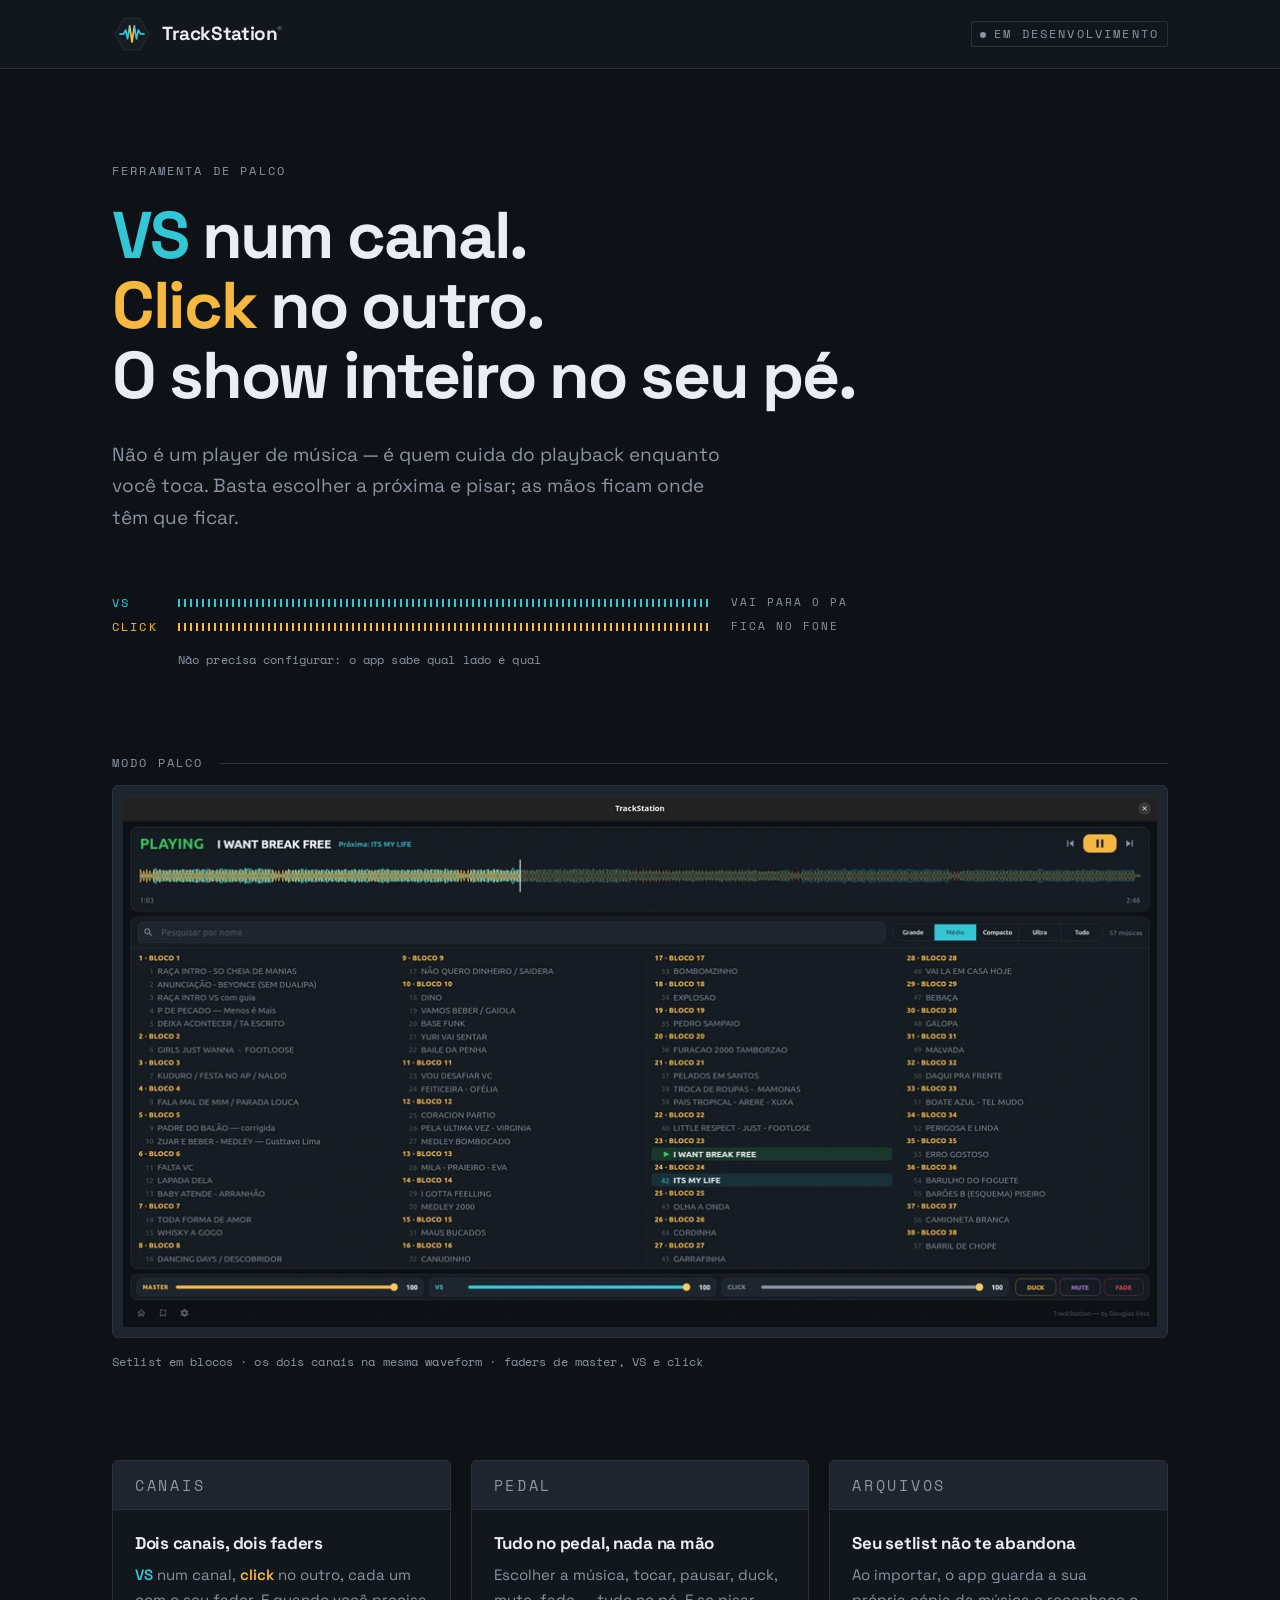
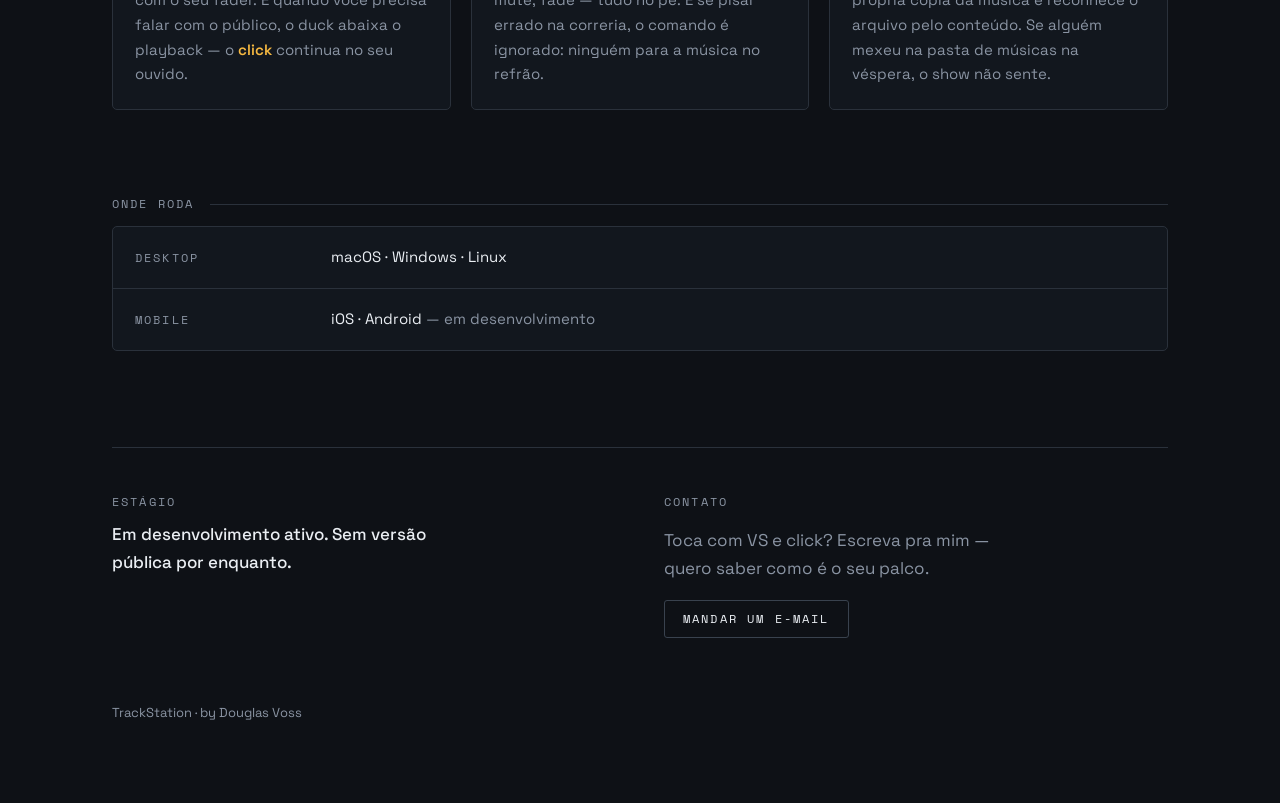
<file: index.html>
<!doctype html>
<html lang="pt-BR">
<head>
<meta charset="utf-8">
<meta name="viewport" content="width=device-width, initial-scale=1">
<title>TrackStation — playback ao vivo, no seu pé</title>
<meta name="description" content="Playback para quem toca ao vivo: VS num canal, click no outro. Escolher, tocar, duck e mute sai tudo no pedal — as mãos ficam no instrumento.">
<meta name="theme-color" content="#0E1116">
<link rel="icon" href="assets/favicon.png" sizes="32x32">
<link rel="apple-touch-icon" href="assets/icon.png">
<link rel="canonical" href="https://trackstation.com.br/">
<meta property="og:type" content="website">
<meta property="og:title" content="TrackStation — playback ao vivo, no seu pé">
<meta property="og:description" content="VS num canal, click no outro. O show inteiro no seu pé.">
<meta property="og:url" content="https://trackstation.com.br/">
<meta property="og:image" content="https://trackstation.com.br/assets/og.png">
<!-- Dimensões declaradas: sem elas o primeiro compartilhamento renderiza com o
     espaço errado, porque o scraper monta o card antes de baixar a imagem. -->
<meta property="og:image:width" content="1200">
<meta property="og:image:height" content="630">
<meta property="og:image:alt" content="Cartão do TrackStation: VS num canal, click no outro — o show inteiro no seu pé.">
<meta property="og:locale" content="pt_BR">
<!-- Único dado que o X não deduz do Open Graph: sem esta linha o card sai
     pequeno, com a imagem cortada em quadrado. -->
<meta name="twitter:card" content="summary_large_image">
<link rel="stylesheet" href="style.css">
<!-- A Space Grotesk desenha o h1, que é o maior elemento da primeira tela. Sem
     o preload ela só entra na fila depois do CSS, e o título aparece na fonte
     de sistema antes de trocar. A mono carrega os rótulos e não precisa. -->
<link rel="preload" href="assets/fonts/space-grotesk-latin.woff2" as="font" type="font/woff2" crossorigin>
<script type="application/ld+json">
{
  "@context": "https://schema.org",
  "@type": "SoftwareApplication",
  "name": "TrackStation",
  "applicationCategory": "MultimediaApplication",
  "applicationSubCategory": "Playback para música ao vivo",
  "operatingSystem": "macOS, Windows, Linux",
  "url": "https://trackstation.com.br/",
  "image": "https://trackstation.com.br/assets/og.png",
  "inLanguage": "pt-BR",
  "description": "Playback para quem toca ao vivo: VS num canal, click no outro. Escolher, tocar, duck e mute sai tudo no pedal — as mãos ficam no instrumento.",
  "author": { "@type": "Person", "name": "Douglas Voss" }
}
</script>
</head>
<body>

<!-- Barra de identificação, no lugar onde equipamento de palco leva a marca:
     canto superior esquerdo do painel, e o estado do produto à direita. -->
<div class="barra">
  <div class="barra-conteudo">
    <span class="marca">
      <!-- 80px para uma marca exibida a 40: cobre densidade 2x. A fonte de
           512px serve o apple-touch-icon, não esta barra — servi-la aqui
           custava 41 KB para desenhar 40 pixels. -->
      <img src="assets/icon-80.png" width="40" height="40" alt="">
      <span class="marca-nome">TrackStation<span class="reg">®</span></span>
    </span>
    <span class="rot estado">Em desenvolvimento</span>
  </div>
</div>

<main>

  <header class="hero">
    <p class="rot eyebrow">Ferramenta de palco</p>
    <h1>
      <span class="linha"><span class="vs">VS</span> num canal.</span>
      <span class="linha"><span class="click">Click</span> no outro.</span>
      <span class="linha">O show inteiro no seu pé.</span>
    </h1>
    <p class="sub">
      Não é um player de música — é quem cuida do playback enquanto você toca.
      Basta escolher a próxima e pisar; as mãos ficam onde têm que ficar.
    </p>
  </header>

  <!-- Os dois canais como duas pistas paralelas: é a mecânica do produto dita
       em cor, e a legenda do código de cor usado no texto da página. -->
  <section class="canais" aria-label="Os dois canais">
    <div class="canal vs">
      <span class="rot canal-nome">VS</span>
      <span class="pista" aria-hidden="true"></span>
      <span class="rot canal-destino">Vai para o PA</span>
    </div>
    <div class="canal click">
      <span class="rot canal-nome">Click</span>
      <span class="pista" aria-hidden="true"></span>
      <span class="rot canal-destino">Fica no fone</span>
    </div>
    <p class="rot canal-nota">Não precisa configurar: o app sabe qual lado é qual</p>
  </section>

  <section class="palco">
    <div class="cabeca">
      <h2 class="rot">Modo palco</h2>
      <span class="risco" aria-hidden="true"></span>
    </div>
    <figure class="figura">
      <div class="moldura">
        <picture>
          <!-- Três larguras em WebP; o PNG fica como último recurso. O `sizes`
               não é chute: no desktop a imagem é exibida a 1040 CSS px
               (--largura 72rem, menos os dois gutters de 3rem, menos o filete
               de 0,625rem da moldura de cada lado), e abaixo disso o gutter
               vira 5vw, então a largura acompanha a viewport. Errar aqui não
               quebra nada visível — só faz o navegador baixar a variante
               errada, que é exatamente o custo que este bloco existe para
               cortar. -->
          <source type="image/webp"
                  srcset="assets/palco-640.webp 640w,
                          assets/palco-1040.webp 1040w,
                          assets/palco-1920.webp 1920w"
                  sizes="(min-width: 72rem) 1040px,
                         (min-width: 60rem) calc(100vw - 7.25rem),
                         (min-width: 25rem) 87.6vw,
                         calc(100vw - 3.25rem)">
          <!-- Dimensões intrínsecas: é o maior asset da página. Sem elas, .moldura
               colapsa para o padding e o conteúdo abaixo salta ~500px ao carregar. -->
          <img src="assets/palco.png" width="1920" height="985"
               alt="Tela do Modo Palco do TrackStation: setlist em várias colunas, waveform dos dois canais com o click em âmbar e o VS em ciano, e faders de MASTER, VS e CLICK.">
        </picture>
      </div>
      <figcaption class="rot legenda">
        Setlist em blocos · os dois canais na mesma waveform · faders de master, VS e click
      </figcaption>
    </figure>
  </section>

  <section class="blocos">

    <article class="bloco">
      <p class="rot bloco-rot">Canais</p>
      <div class="bloco-corpo">
        <h2>Dois canais, dois faders</h2>
        <p>
          <span class="vs">VS</span> num canal, <span class="click">click</span> no outro,
          cada um com o seu fader. E quando você precisa falar com o público, o duck
          abaixa o playback — o <span class="click">click</span> continua no seu ouvido.
        </p>
      </div>
    </article>

    <article class="bloco">
      <p class="rot bloco-rot">Pedal</p>
      <div class="bloco-corpo">
        <h2>Tudo no pedal, nada na mão</h2>
        <p>
          Escolher a música, tocar, pausar, duck, mute, fade — tudo no pé. E se pisar
          errado na correria, o comando é ignorado: ninguém para a música no refrão.
        </p>
      </div>
    </article>

    <article class="bloco">
      <p class="rot bloco-rot">Arquivos</p>
      <div class="bloco-corpo">
        <h2>Seu setlist não te abandona</h2>
        <p>
          Ao importar, o app guarda a sua própria cópia da música e reconhece o arquivo
          pelo conteúdo. Se alguém mexeu na pasta de músicas na véspera, o show não sente.
        </p>
      </div>
    </article>

  </section>

  <!-- Ficha técnica, imediatamente antes do contato: "roda no meu setup?" é a
       última pergunta de quem já se convenceu, e ficar sem resposta aqui é o
       que faz a pessoa fechar a aba em vez de escrever. Formato de placa
       traseira de equipamento — rótulo à esquerda, valor à direita. -->
  <section class="ficha" aria-labelledby="ficha-titulo">
    <div class="cabeca">
      <h2 class="rot" id="ficha-titulo">Onde roda</h2>
      <span class="risco" aria-hidden="true"></span>
    </div>
    <dl class="ficha-grade">
      <div class="ficha-linha">
        <dt class="rot">Desktop</dt>
        <dd>macOS · Windows · Linux</dd>
      </div>
      <!-- Separado do desktop de propósito. Chegar aqui, ler "Android" e
           descobrir que não existe app é pior que não prometer nada: quem toca
           decide equipamento por confiança, e ela só quebra uma vez. -->
      <div class="ficha-linha">
        <dt class="rot">Mobile</dt>
        <dd>iOS · Android <span class="ainda">— em desenvolvimento</span></dd>
      </div>
    </dl>
  </section>

  <footer class="rodape">
    <div class="rodape-grade">
      <div class="campo">
        <p class="rot campo-rot">Estágio</p>
        <p class="estagio">Em desenvolvimento ativo. Sem versão pública por enquanto.</p>
      </div>
      <div class="campo contato">
        <p class="rot campo-rot">Contato</p>
        <p>Toca com VS e click? Escreva pra mim — quero saber como é o seu palco.</p>
        <span id="fala"><noscript>escreva para contact arroba trackstation.com.br</noscript></span>
      </div>
    </div>
    <p class="assinatura">TrackStation · by Douglas Voss</p>
  </footer>

</main>

<script>
  // Monta o mailto em tempo de execução para não servir o endereço em texto
  // plano ao scraper. Sem JS, o <noscript> acima entrega o mesmo endereço.
  (function () {
    var usuario = 'contact';
    var dominio = 'trackstation' + '.com' + '.br';
    var alvo = document.getElementById('fala');
    var a = document.createElement('a');
    a.href = 'mailto:' + usuario + '@' + dominio;
    a.className = 'botao rot';
    a.textContent = 'Mandar um e-mail';
    alvo.textContent = '';
    alvo.appendChild(a);
  })();
</script>

</body>
</html>
</file>
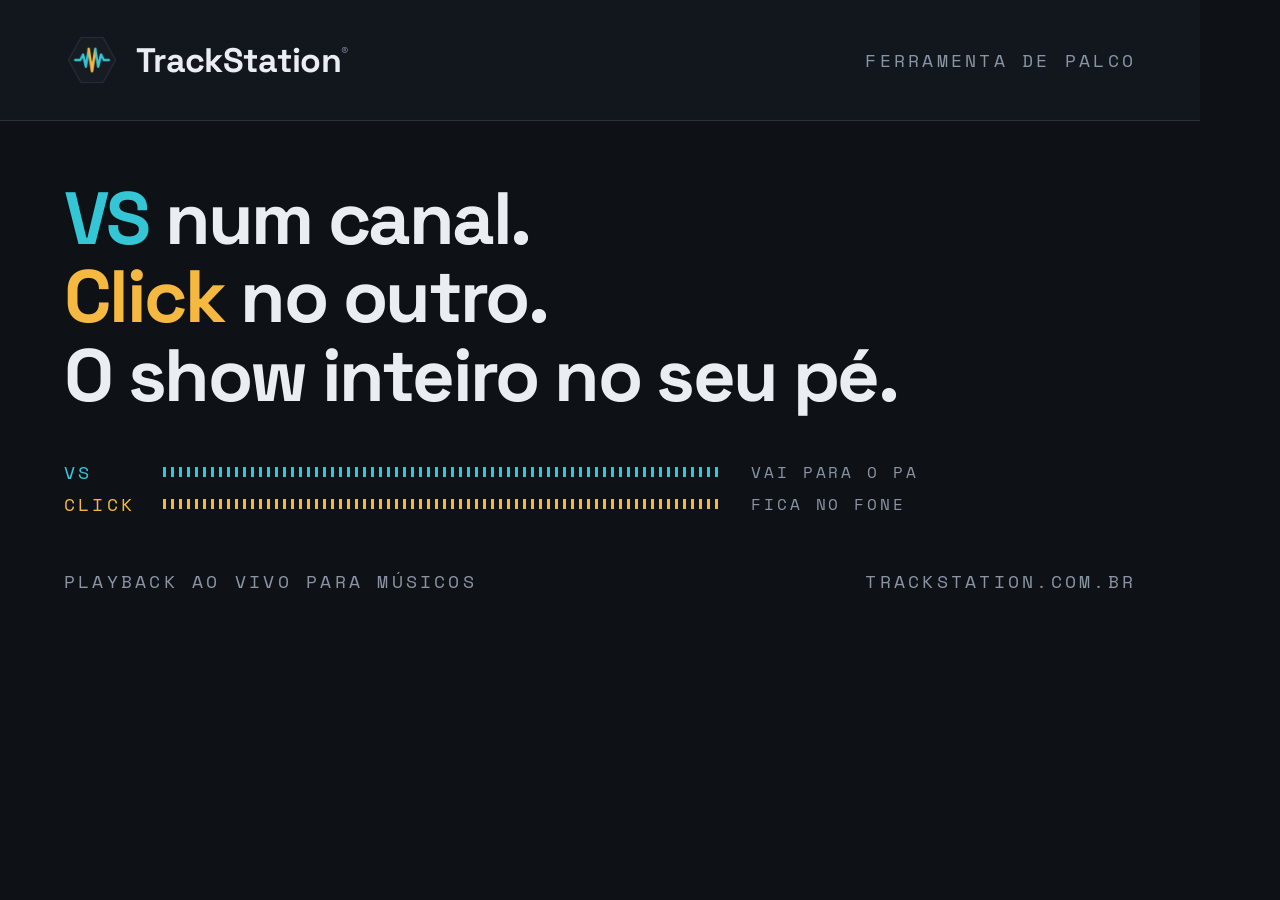
<file: tools/og.html>
<!doctype html>
<html lang="pt-BR">
<head>
<meta charset="utf-8">
<title>TrackStation — cartão de compartilhamento</title>
<style>
  /* Cartão de compartilhamento (og:image), 1200x630 fixo.
     Mesma paleta, tipografia e direção do site — painel de palco, rótulo
     serigrafado, os dois canais em cor. Fontes locais, sem CDN. */
  @font-face {
    font-family: 'Space Grotesk';
    src: url('../assets/fonts/space-grotesk-latin.woff2') format('woff2');
    font-weight: 300 700;
    font-style: normal;
  }

  @font-face {
    font-family: 'Space Mono';
    src: url('../assets/fonts/space-mono-latin.woff2') format('woff2');
    font-weight: 400;
    font-style: normal;
  }

  :root {
    --ground: #0E1116;
    --panel: #12171E;
    --line: #2A313B;
    --text: #EAEEF3;
    --muted: #8A94A3;
    --amber: #F5B841;
    --cyan: #35C6D6;
  }

  * { box-sizing: border-box; }

  html, body {
    margin: 0;
    padding: 0;
    width: 1200px;
    height: 630px;
    overflow: hidden;
    background: var(--ground);
    color: var(--text);
    font-family: 'Space Grotesk', system-ui, sans-serif;
  }

  .cartao {
    width: 1200px;
    height: 630px;
    display: flex;
    flex-direction: column;
  }

  .rot {
    font: 400 18px/1 'Space Mono', monospace;
    letter-spacing: 0.18em;
    text-transform: uppercase;
    color: var(--muted);
  }

  .barra {
    display: flex;
    align-items: center;
    justify-content: space-between;
    padding: 32px 64px;
    background: var(--panel);
    border-bottom: 1px solid var(--line);
  }

  .marca { display: flex; align-items: center; gap: 16px; }
  .marca img { width: 56px; height: 56px; display: block; }
  .marca-nome { font-weight: 700; font-size: 34px; letter-spacing: -0.02em; }
  .reg {
    font-size: 14px;
    font-weight: 400;
    vertical-align: 15px;
    letter-spacing: 0;
    color: var(--muted);
  }

  .corpo {
    flex: 1;
    padding: 0 64px;
    display: flex;
    flex-direction: column;
    justify-content: center;
    gap: 48px;
  }

  h1 {
    margin: 0;
    font-weight: 700;
    font-size: 74px;
    line-height: 1.06;
    letter-spacing: -0.035em;
  }

  .linha { display: block; }
  .vs { color: var(--cyan); }
  .click { color: var(--amber); }

  /* Os dois canais, a mesma tira do site: medidor segmentado em currentColor,
     então a pista é o canal e não uma barra com cor própria. */
  .canais {
    display: grid;
    grid-template-columns: max-content 560px max-content;
    align-items: center;
    gap: 14px 28px;
  }

  .canal { display: contents; }
  .canal-nome { grid-column: 1; color: currentColor; }
  .canal-destino { grid-column: 3; font-size: 16px; }

  .pista {
    grid-column: 2;
    height: 10px;
    background-image: repeating-linear-gradient(90deg,
      currentColor 0 3px, transparent 3px 8px);
  }

  .rodape {
    display: flex;
    justify-content: space-between;
    align-items: baseline;
    padding: 0 64px 40px;
  }
</style>
</head>
<body>
  <div class="cartao">

    <div class="barra">
      <span class="marca">
        <img src="../assets/icon.png" alt="">
        <span class="marca-nome">TrackStation<span class="reg">®</span></span>
      </span>
      <span class="rot">Ferramenta de palco</span>
    </div>

    <div class="corpo">
      <h1>
        <span class="linha"><span class="vs">VS</span> num canal.</span>
        <span class="linha"><span class="click">Click</span> no outro.</span>
        <span class="linha">O show inteiro no seu pé.</span>
      </h1>

      <div class="canais">
        <div class="canal vs">
          <span class="rot canal-nome">VS</span>
          <span class="pista"></span>
          <span class="rot canal-destino">Vai para o PA</span>
        </div>
        <div class="canal click">
          <span class="rot canal-nome">Click</span>
          <span class="pista"></span>
          <span class="rot canal-destino">Fica no fone</span>
        </div>
      </div>
    </div>

    <div class="rodape">
      <span class="rot">Playback ao vivo para músicos</span>
      <span class="rot">trackstation.com.br</span>
    </div>

  </div>
</body>
</html>
</file>
<file: style.css>
/* Paleta do app — lib/presentation/theme.dart.
   O site usa as mesmas cores porque é o mesmo produto.
   faint (#5C6675) está deliberadamente ausente: 3,25:1 reprova AA.

   Direção visual: painel de equipamento de palco lido no escuro. Rótulos em
   mono maiúsculo como serigrafia de gear, filetes no lugar de sombras, e os
   dois canais (VS ciano, click âmbar) como as únicas cores da página. */
:root {
  /* Declara ao navegador que a página é escura, para que barra de rolagem e
     controles nativos venham escuros também. Não é prefers-color-scheme: não
     lê preferência do sistema, apenas informa o tema fixo que já usamos. */
  color-scheme: dark;

  --ground: #0E1116;
  --panel: #12171E;   /* face dos módulos, um degrau acima do fundo */
  --surface: #161B22;
  --surface2: #1E252E;
  --line: #2A313B;
  --edge: #39424E;    /* filete visível: escala de fader e borda de botão */
  --text: #EAEEF3;
  --muted: #8A94A3;
  --amber: #F5B841;   /* click */
  --cyan: #35C6D6;    /* VS */

  --display: 'Space Grotesk', system-ui, -apple-system, sans-serif;
  /* Space Mono é a origem tipográfica da Space Grotesk — o pareamento é a
     mesma letra em dois estados, não duas famílias que se toleram. */
  --mono: 'Space Mono', ui-monospace, SFMono-Regular, Menlo, monospace;

  --largura: 72rem;
  --gutter: clamp(1.25rem, 5vw, 3rem);
}

@font-face {
  font-family: 'Space Grotesk';
  src: url('assets/fonts/space-grotesk-latin.woff2') format('woff2');
  font-weight: 300 700;
  font-display: swap;
  font-style: normal;
}

@font-face {
  font-family: 'Space Mono';
  src: url('assets/fonts/space-mono-latin.woff2') format('woff2');
  font-weight: 400;
  font-display: swap;
  font-style: normal;
}

*, *::before, *::after { box-sizing: border-box; }

body {
  margin: 0;
  background: var(--ground);
  color: var(--text);
  font: 400 1.0625rem/1.65 var(--display);
  -webkit-font-smoothing: antialiased;
}

img { max-width: 100%; height: auto; display: block; }

/* Um só elemento interativo na página. O foco tem de ser visível nele. */
:focus-visible {
  outline: 2px solid var(--text);
  outline-offset: 3px;
  border-radius: 2px;
}

/* Rótulo serigrafado: todo texto de serviço da página usa esta única forma —
   mono, maiúsculo, entrelinha travada. A cor vem de quem o usa. */
.rot {
  font: 400 0.75rem/1 var(--mono);
  letter-spacing: 0.18em;
  text-transform: uppercase;
}

/* --- barra de marca --- */

.barra {
  background: var(--panel);
  border-bottom: 1px solid var(--line);
}

.barra-conteudo {
  max-width: var(--largura);
  margin: 0 auto;
  padding: 0.875rem var(--gutter);
  display: flex;
  align-items: center;
  justify-content: space-between;
  /* Em tela estreita o chip de estado não cabe na mesma linha da marca; sem o
     wrap ele encostaria no nome. Quebrar é melhor que apertar. */
  flex-wrap: wrap;
  gap: 0.625rem 1.25rem;
}

.marca { display: flex; align-items: center; gap: 0.625rem; }

.marca img { width: clamp(32px, 6vw, 40px); height: auto; }

.marca-nome {
  font-weight: 700;
  font-size: clamp(1rem, 2.6vw, 1.1875rem);
  letter-spacing: -0.02em;
}

/* Selo de marca alinhado ao topo das maiúsculas, em peso e cor de nota de
   rodapé: identifica sem competir com o logotipo. */
.reg {
  font-size: 0.5em;
  font-weight: 400;
  vertical-align: 0.72em;
  letter-spacing: 0;
  color: var(--muted);
}

/* LED de painel: respira devagar porque o desenvolvimento está em curso. */
@keyframes pulso {
  0%, 100% { opacity: 0.3; }
  50% { opacity: 1; }
}

.estado::before {
  content: '';
  display: inline-block;
  width: 6px;
  height: 6px;
  margin-right: 0.5rem;
  border-radius: 50%;
  background: currentColor;
  animation: pulso 3s ease-in-out infinite;
}

/* Mostrador de estado: chip de filete, como um display de painel. */
.estado {
  color: var(--muted);
  border: 1px solid var(--line);
  border-radius: 2px;
  padding: 0.4rem 0.5rem;
  white-space: nowrap;
}

/* --- corpo --- */

main {
  max-width: var(--largura);
  margin: 0 auto;
  padding: clamp(3rem, 8vw, 6rem) var(--gutter) clamp(3rem, 8vw, 5rem);
}

/* --- hero --- */

.eyebrow {
  margin: 0 0 clamp(1rem, 2.5vw, 1.5rem);
  color: var(--muted);
}

h1 {
  font-weight: 700;
  font-size: clamp(2.125rem, 5.8vw, 4.125rem);
  letter-spacing: -0.035em;
  line-height: 1.06;
  margin: 0;
}

/* Uma frase por linha: é assim que a tese é dita em voz alta. */
.linha { display: block; }

.sub {
  max-width: 38rem;
  margin: clamp(1.25rem, 3vw, 1.75rem) 0 0;
  color: var(--muted);
  font-size: clamp(1rem, 2.2vw, 1.1875rem);
  text-wrap: pretty;
}

/* Âmbar é o click, ciano é o VS — mesma semântica do app. */
.vs { color: var(--cyan); }
.click { color: var(--amber); }

p .vs, p .click { font-weight: 600; }

/* --- os dois canais --- */

/* Diagrama de ligação: nome do canal, a pista, e para onde ela vai. As duas
   colunas de rótulo são max-content, então as pistas começam e terminam
   alinhadas sem nenhuma largura fixa. */
.canais {
  margin: clamp(2.5rem, 6vw, 4rem) 0 0;
  /* bloco contêiner da cabeça de leitura, que é posicionada em cima das pistas */
  position: relative;
  /* Componente, não régua de página inteira: a mesma medida do texto do hero. */
  max-width: 46rem;
  display: grid;
  /* Duas colunas em tela estreita: com três, os dois rótulos comem a largura e
     a pista fica com 100px. O destino desce para baixo da pista. */
  grid-template-columns: max-content minmax(0, 1fr);
  align-items: center;
  gap: 0.75rem 1.25rem;
}


/* display: contents entrega rótulos e pista direto à grade do pai. A cor do
   canal continua descendo por herança. */
.canal { display: contents; }

/* Cada item declara sua coluna. Com posição automática, o nome e a pista do
   segundo canal escorregam para a coluna do destino e a tira desmonta. */
.canal-nome { grid-column: 1; color: currentColor; }

/* Medidor segmentado: currentColor herda a cor do canal, então a pista é o
   canal — nunca uma barra decorativa com cor própria. */
.pista {
  grid-column: 2;
  height: 8px;
  background-image: repeating-linear-gradient(90deg,
    currentColor 0 2px, transparent 2px 6px);
  transform-origin: left center;
}

.canal-destino {
  grid-column: 2;
  color: var(--muted);
  font-size: 0.6875rem;
}

@media (min-width: 40rem) {
  .canais { grid-template-columns: max-content minmax(0, 1fr) max-content; }
  .canal-destino { grid-column: 3; }
}

/* Frase, não rótulo: a serigrafia funciona em VS, CLICK, PEDAL — palavra curta
   e isolada. Em caixa alta espaçada, uma frase inteira de 11px quebrando em
   duas linhas era o ponto mais difícil de ler da página no celular. Fica a mono,
   que é a voz do texto de serviço; sai a caixa alta. */
.canal-nota {
  grid-column: 2 / -1;
  margin: 0.375rem 0 0;
  color: var(--muted);
  font-size: 0.75rem;
  text-transform: none;
  letter-spacing: 0.01em;
  line-height: 1.55;
}

/* --- cabeçalho de seção --- */

.cabeca {
  display: flex;
  align-items: center;
  gap: 1rem;
  margin: 0 0 1rem;
}

.cabeca h2 {
  margin: 0;
  font-weight: 400;
  color: var(--muted);
}

.risco { flex: 1; height: 1px; background: var(--line); }

/* --- imagem --- */

.palco { margin: clamp(3rem, 8vw, 5.5rem) 0 0; }

.figura { margin: 0; }

.moldura {
  padding: clamp(0.375rem, 1.2vw, 0.625rem);
  background: var(--surface2);
  border: 1px solid var(--line);
  border-radius: 6px;
}

.moldura img { border-radius: 3px; }

/* Mesma razão da .canal-nota: três segmentos separados por · são uma frase, e
   em 360px ela ocupava três linhas de maiúsculas espaçadas. */
.legenda {
  margin: 0.875rem 0 0;
  color: var(--muted);
  font-size: 0.75rem;
  text-transform: none;
  letter-spacing: 0.01em;
  line-height: 1.6;
}

/* --- blocos --- */

.blocos {
  display: grid;
  gap: clamp(1rem, 2vw, 1.25rem);
  grid-template-columns: 1fr;
  margin: clamp(3rem, 8vw, 5.5rem) 0 0;
}

@media (min-width: 56rem) {
  .blocos { grid-template-columns: repeat(3, 1fr); }
}

/* Módulo de rack: plaqueta de rótulo em cima, conteúdo embaixo. */
.bloco {
  background: var(--panel);
  border: 1px solid var(--line);
  border-radius: 5px;
}

.bloco-rot {
  margin: 0;
  padding: 0.75rem clamp(1.125rem, 2vw, 1.375rem);
  background: var(--surface2);
  border-bottom: 1px solid var(--line);
  border-radius: 4px 4px 0 0;
  color: var(--muted);
}

.bloco-corpo { padding: clamp(1.125rem, 2vw, 1.375rem); }

.bloco h2 {
  font-weight: 700;
  font-size: 1.0625rem;
  letter-spacing: -0.015em;
  line-height: 1.35;
  margin: 0 0 0.5rem;
}

.bloco p {
  margin: 0;
  color: var(--muted);
  font-size: 0.9375rem;
  line-height: 1.65;
}

/* --- ficha técnica --- */

.ficha { margin: clamp(3rem, 8vw, 5.5rem) 0 0; }

/* Placa traseira: um bloco só, linhas separadas por filete. O overflow existe
   para o raio da borda cortar o filete das linhas internas. */
.ficha-grade {
  margin: 0;
  background: var(--panel);
  border: 1px solid var(--line);
  border-radius: 5px;
  overflow: hidden;
}

.ficha-linha {
  display: grid;
  grid-template-columns: 1fr;
  gap: 0.375rem 1.25rem;
  padding: clamp(0.875rem, 2vw, 1.125rem) clamp(1.125rem, 2vw, 1.375rem);
  border-top: 1px solid var(--line);
}

.ficha-linha:first-child { border-top: 0; }

.ficha-linha dt { color: var(--muted); }

.ficha-linha dd { margin: 0; font-size: 0.9375rem; }

/* Ressalva no mesmo tom do texto secundário: presente na mesma linha do que
   ressalva, sem virar aviso legal nem competir com o valor. */
.ficha-linha .ainda { color: var(--muted); }

/* Coluna de rótulo fixa: com max-content, acrescentar uma linha de rótulo longo
   realinha todas as outras. Largura fixa mantém os valores alinhados enquanto a
   ficha cresce. */
@media (min-width: 40rem) {
  .ficha-linha {
    grid-template-columns: 11rem minmax(0, 1fr);
    align-items: baseline;
  }
}

/* --- rodapé --- */

.rodape {
  margin: clamp(3.5rem, 9vw, 6rem) 0 0;
  padding-top: clamp(2rem, 5vw, 3rem);
  border-top: 1px solid var(--line);
}

.rodape-grade {
  display: grid;
  gap: clamp(2rem, 5vw, 3rem);
  grid-template-columns: 1fr;
}

@media (min-width: 40rem) {
  .rodape-grade { grid-template-columns: 1fr 1fr; }
}

.campo-rot { margin: 0 0 0.75rem; color: var(--muted); }

.estagio { margin: 0; max-width: 22rem; font-weight: 500; }

.contato p { margin: 0 0 1.125rem; color: var(--muted); max-width: 22rem; }

/* Botão de painel. Neutro de propósito: ciano é do VS, e um contato em ciano
   roubaria essa leitura. O hover acende a borda em vez de trocar a cor do
   texto — apagar ou escurecer um link no hover parece defeito, não interação. */
.botao {
  display: inline-block;
  color: var(--text);
  text-decoration: none;
  border: 1px solid var(--edge);
  border-radius: 3px;
  padding: 0.75rem 1.125rem;
  transition: border-color 0.15s ease, background-color 0.15s ease;
}

.botao:hover {
  border-color: var(--text);
  background: var(--surface2);
}

/* Sem JS o #fala entrega o endereço em texto; ele não é o botão. */
#fala { color: var(--muted); }

/* Só no 404: o botão é o único caminho de saída da página. */
.volta { margin: clamp(1.75rem, 4vw, 2.25rem) 0 0; }

.assinatura {
  margin: clamp(2.5rem, 6vw, 4rem) 0 0;
  color: var(--muted);
  font-size: 0.8125rem;
}

/* --- movimento --- */

/* Toda animação daqui segue a mesma regra: o estado final é o estado padrão do
   elemento e só o "from" mora na keyframe. Com animação desligada — movimento
   reduzido, navegador antigo, CSS pela metade — tudo aparece já no lugar. */
@keyframes entra {
  from { opacity: 0; transform: translateY(6px); }
}

@keyframes surge {
  from { opacity: 0; }
}

@keyframes pista {
  from { transform: scaleX(0); }
}

/* Sequência de abertura, de cima para baixo: marca, tese linha por linha,
   apoio, e por fim as duas pistas entrando escalonadas. */
.barra { animation: surge 0.6s ease-out both; }
.eyebrow { animation: entra 0.7s 0.05s ease-out both; }
.linha { animation: entra 0.7s 0.12s ease-out both; }
.linha:nth-child(2) { animation-delay: 0.19s; }
.linha:nth-child(3) { animation-delay: 0.26s; }
.sub { animation: entra 0.7s 0.33s ease-out both; }
.pista { animation: pista 0.9s 0.45s cubic-bezier(0.2, 0.8, 0.15, 1) both; }
.canal.click .pista { animation-delay: 0.59s; }

/* Cabeça de leitura: uma linha de 1px cruzando as duas pistas uma vez, como o
   playhead do app passando pela waveform. Decorativa e finita — nada de laço
   infinito comendo bateria de quem está no palco. */
@keyframes leitura {
  from { background-position-x: 0%; opacity: 0; }
  18% { opacity: 0.5; }
  82% { opacity: 0.5; }
  to { background-position-x: 100%; opacity: 0; }
}

@media (min-width: 40rem) {
  /* Só onde as duas pistas ocupam as linhas 1 e 2 da grade. Em tela estreita a
     grade tem o destino no meio e a cabeça de leitura cruzaria texto. */
  .canais::after {
    content: '';
    /* Absoluta de propósito: como item de grade posicionado, ela reservava a
       coluna 2 nas linhas 1 e 2 e empurrava a pista do VS uma linha para baixo,
       desalinhando o rótulo. Fora do fluxo, ela ainda usa a área da grade como
       bloco contêiner, mas não entra no posicionamento automático. */
    position: absolute;
    inset: 0;
    /* Linha final explícita: para um item absoluto, o "auto" da borda final
       resolve na borda do contêiner, e a varredura passava por cima dos
       rótulos de destino em vez de parar no fim das pistas. */
    grid-column: 2 / 3;
    grid-row: 1 / 3;
    background: linear-gradient(var(--text), var(--text)) no-repeat;
    background-size: 1px 100%;
    opacity: 0;
    animation: leitura 1.9s 1.3s ease-in-out both;
  }
}

/* Revelação ao entrar em cena, sem JavaScript: a linha do tempo é o próprio
   scroll. Fica dentro do @supports porque, sem suporte, animation-timeline é
   ignorado e a animação rodaria no carregamento — com metade do conteúdo
   escondido abaixo da dobra até o usuário chegar lá. */
@supports (animation-timeline: view()) {
  .cabeca,
  .figura,
  .bloco,
  .ficha-linha,
  .campo,
  .assinatura {
    animation: entra 1s linear both;
    animation-timeline: view();
    animation-range: entry 0% entry 55%;
  }

  /* Escalonado por posição: no desktop os três módulos entram juntos, e o atraso
     em porcentagem de scroll é o que dá a cadência. */
  .bloco:nth-child(2) { animation-range: entry 8% entry 63%; }
  .bloco:nth-child(3) { animation-range: entry 16% entry 71%; }
  .campo:nth-child(2) { animation-range: entry 8% entry 63%; }

  /* O filete do cabeçalho é riscado da esquerda para a direita. A linha do
     tempo é declarada na seção porque um elemento de 1px de altura tem fase de
     entrada degenerada — a animação sairia em corte seco.
     Cada seção com cabeçalho declara a sua: a busca por nome sobe pelos
     ancestrais e alcança os irmãos anteriores, então um único `--palco` faria o
     filete da ficha ser riscado pelo scroll da seção do palco, muito antes de
     ele entrar em cena. */
  .palco { view-timeline-name: --palco; }
  .ficha { view-timeline-name: --ficha; }

  .risco {
    transform-origin: left center;
    animation: risca 1s linear both;
    animation-range: entry 0% entry 35%;
  }

  .palco .risco { animation-timeline: --palco; }
  .ficha .risco { animation-timeline: --ficha; }

  @keyframes risca {
    from { transform: scaleX(0); }
  }
}

/* Painel pegando luz: a borda acende, sem deslocamento e sem cursor de clique —
   os módulos não são clicáveis e não devem prometer que são. */
.bloco, .moldura {
  transition: border-color 0.2s ease, background-color 0.2s ease;
}

.bloco:hover, .moldura:hover { border-color: var(--edge); }

/* Respeita quem pediu menos movimento. */
@media (prefers-reduced-motion: reduce) {
  *, *::before, *::after { animation: none !important; transition: none !important; }
}
</file>
